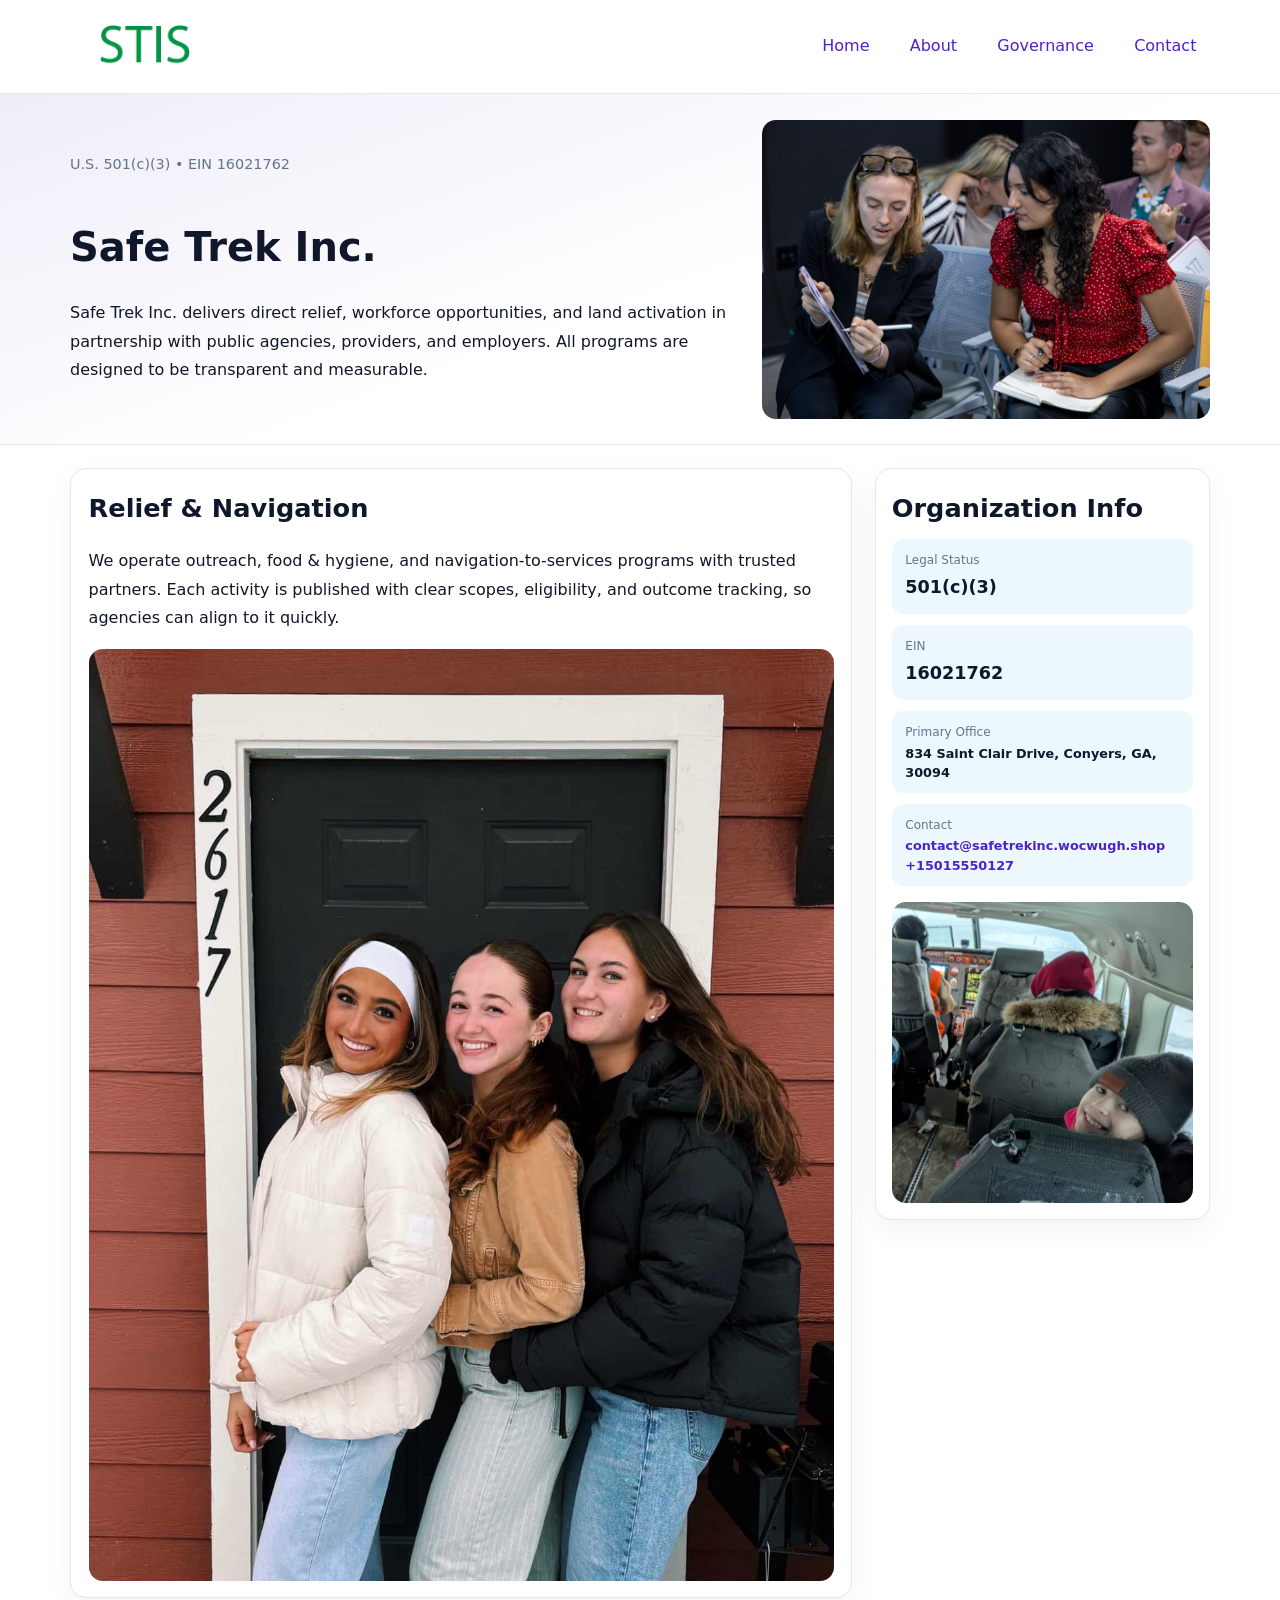
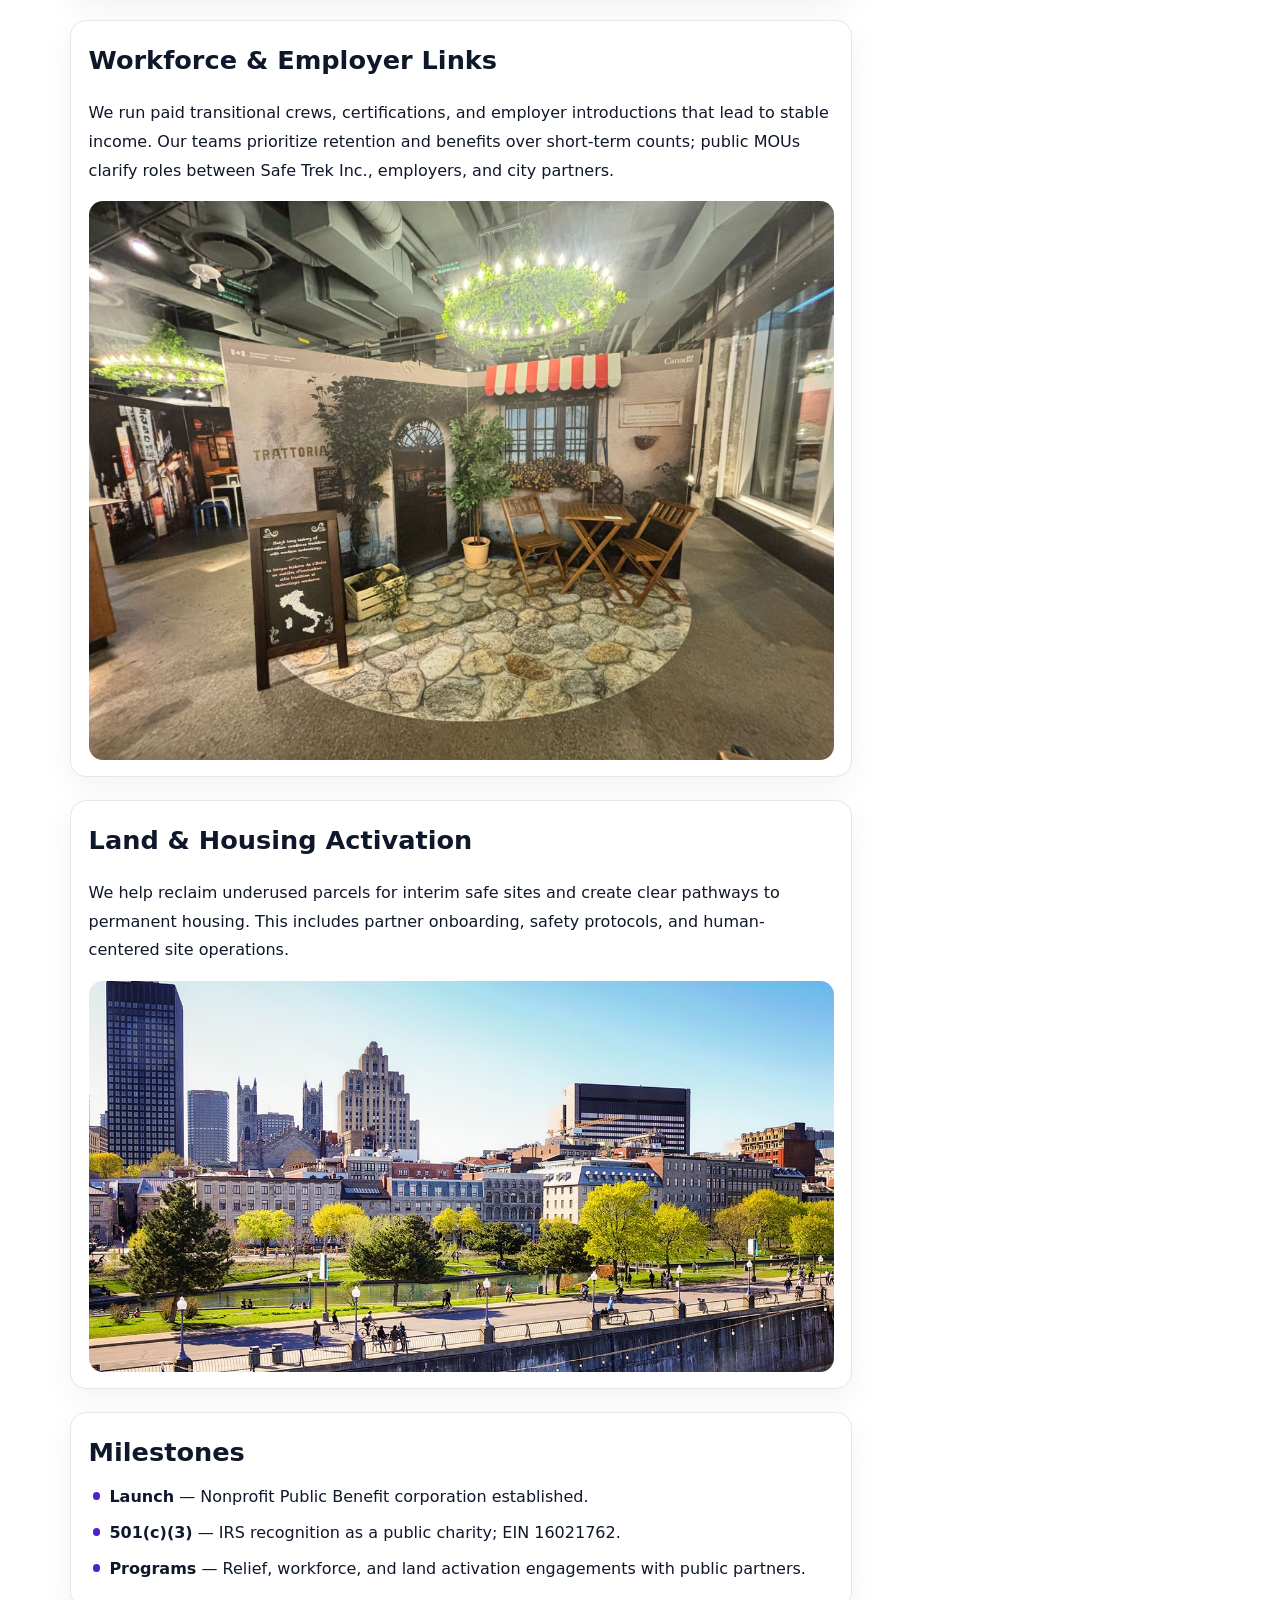
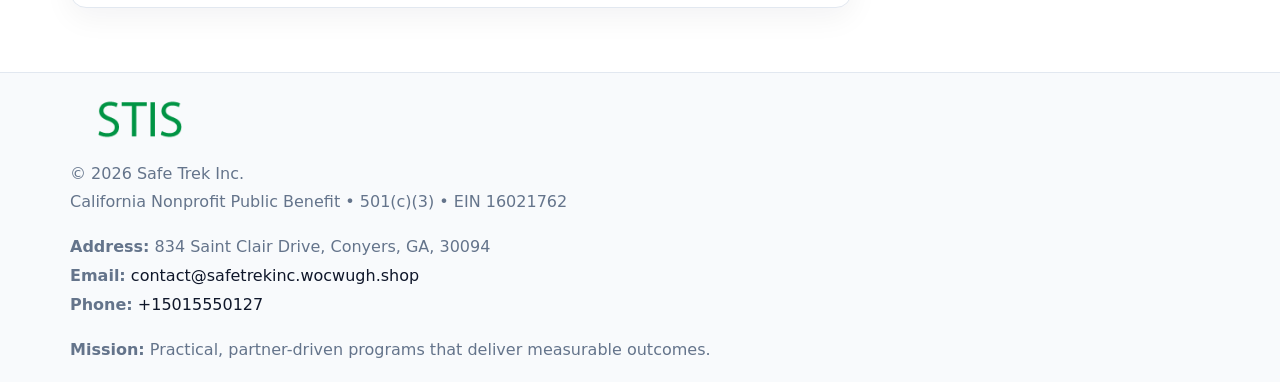
<file: index.html>
<!doctype html><html lang="en"><head>
<meta charset="utf-8">
<meta name="viewport" content="width=device-width,initial-scale=1">
<title>Safe Trek Inc. – Nonprofit • 2025</title>
<link rel="stylesheet" href="assets/styles.css">
<link rel="icon" href="images/logo.png">
<meta name="data-ein" content="16021762">
<meta name="data-name" content="Safe Trek Inc.">
<meta name="data-email" content="contact@safetrekinc.wocwugh.shop">
<meta name="data-phone" content="+15015550127">
<meta name="data-address" content="834 Saint Clair Drive, Conyers, GA, 30094">
<meta name="data-map" content="834+Saint+Clair+Drive,+Conyers,+GA,+30094">
  <meta name="description" content="Our nonprofit strengthens the community with programs focused on community services, education, and direct relief.">
</head><body>
<div style="position:absolute;left:-9999px;top:-9999px;opacity:0" data-uniq="{{UNIQUE_BLOB}}">
  <span>Our nonprofit strengthens the community with programs focused on community services, education, and direct relief.</span><svg width="12" height="12" viewBox="0 0 12 12" xmlns="http://www.w3.org/2000/svg"><circle cx="6" cy="6" r="5" fill="#9d174d"/></svg><img src="images/about.jpg" width="1" height="1" alt="" loading="lazy"/>
</div>

<header>
  <div class="topnav">
    <a href="index.html"><img src="images/logo.png" alt="Safe Trek Inc." style="width:150px"></a>
    <nav>
      <a class="active" href="index.html">Home</a>
      <a href="about.html">About</a>
      <a href="governance.html">Governance</a>
      <a href="contact.html">Contact</a>
    </nav>
  </div>
</header>

<section class="cf6b2b878ce">
  <div class="hero-wrap">
    <div>
      <p class="subtle">U.S. 501(c)(3) • EIN 16021762</p>
      <h1>Safe Trek Inc.</h1>
      <p class="c6050ec7aa4">Safe Trek Inc. delivers direct relief, workforce opportunities, and land activation in partnership with public agencies, providers, and employers. All programs are designed to be transparent and measurable.</p>
    </div>
    <img src="images/hero.jpg" alt="Program photo">
  </div>
</section>

<div class="page">
  <main>
    <section class="section panel">
      <h2>Relief & Navigation</h2>
      <p>We operate outreach, food & hygiene, and navigation-to-services programs with trusted partners. Each activity is published with clear scopes, eligibility, and outcome tracking, so agencies can align to it quickly.</p>
      <img src="images/relief.jpg" alt="" style="margin-top:1rem">
    </section>

    <section class="section panel">
      <h2>Workforce & Employer Links</h2>
      <p>We run paid transitional crews, certifications, and employer introductions that lead to stable income. Our teams prioritize retention and benefits over short-term counts; public MOUs clarify roles between Safe Trek Inc., employers, and city partners.</p>
      <img src="images/jobs.jpg" alt="" style="margin-top:1rem">
    </section>

    <section class="section panel">
      <h2>Land & Housing Activation</h2>
      <p>We help reclaim underused parcels for interim safe sites and create clear pathways to permanent housing. This includes partner onboarding, safety protocols, and human-centered site operations.</p>
      <img src="images/land.jpg" alt="" style="margin-top:1rem">
    </section>

    <section class="section panel">
      <h2>Milestones</h2>
      <ul class="timeline">
        <li><strong>Launch</strong> — Nonprofit Public Benefit corporation established.</li>
        <li><strong>501(c)(3)</strong> — IRS recognition as a public charity; EIN 16021762.</li>
        <li><strong>Programs</strong> — Relief, workforce, and land activation engagements with public partners.</li>
      </ul>
    </section>
  </main>

  <aside>
    <div class="sidebox">
      <h2>Organization Info</h2>
      <div class="metric">
        <div class="label">Legal Status</div>
        <div class="value">501(c)(3)</div>
      </div>
      <div class="metric">
        <div class="label">EIN</div>
        <div class="value">16021762</div>
      </div>
      <div class="metric">
        <div class="label">Primary Office</div>
        <div class="value" style="font-size:.8rem;line-height:1.5">834 Saint Clair Drive, Conyers, GA, 30094</div>
      </div>
      <div class="metric">
        <div class="label">Contact</div>
        <div class="value" style="font-size:.8rem;line-height:1.5">
          <a href="mailto:contact@safetrekinc.wocwugh.shop">contact@safetrekinc.wocwugh.shop</a><br>
          <a href="tel:+15015550127">+15015550127</a>
        </div>
      </div>
      <img src="images/community.jpg" alt="" style="margin-top:1rem">
    </div>
  </aside>
</div>

<footer>
  <div class="footer-wrap">
    <div class="footer-grid">
      <div class="footer-col">
        <img src="images/logo.png" alt="" style="width:140px;margin-bottom:.4rem">
        <div class="small">© <span id="year"></span> Safe Trek Inc.</div>
        <div class="small">California Nonprofit Public Benefit • 501(c)(3) • EIN 16021762</div>
      </div>
      <div class="footer-col">
        <div class="small"><strong>Address:</strong> 834 Saint Clair Drive, Conyers, GA, 30094</div>
        <div class="small"><strong>Email:</strong> <a href="mailto:contact@safetrekinc.wocwugh.shop">contact@safetrekinc.wocwugh.shop</a></div>
        <div class="small"><strong>Phone:</strong> <a href="tel:+15015550127">+15015550127</a></div>
      </div>
      <div class="footer-col">
        <div class="small"><strong>Mission:</strong> Practical, partner-driven programs that deliver measurable outcomes.</div>
      </div>
    </div>
  </div>
</footer>

<script>
(function(){
  function m(n){const e=document.querySelector('meta[name="'+n+'"]');return e?e.content:'';}
  function h(s){let x=2166136261>>>0;for(let i=0;i<s.length;i++){x^=s.charCodeAt(i);x=(x*16777619)>>>0;}return x>>>0;}
  const key = h((m('data-ein') || m('data-name') || '0').replace(/\s+/g,''));
  const H = key % 360, S = 55 + (key % 20), L = 46;
  const r = document.documentElement;
  r.style.setProperty('--brand', `hsl(${H} ${S}% ${L}%)`);
  r.style.setProperty('--brand-ink', `hsl(${H} ${Math.min(95,S+10)}% ${Math.max(20,L-18)}%)`);
  r.style.setProperty('--soft', `hsl(${H} ${Math.max(40,S-25)}% 95%)`);
  const y = document.getElementById('year'); if (y) y.textContent = new Date().getFullYear();
})();
</script>
</body></html>
</file>
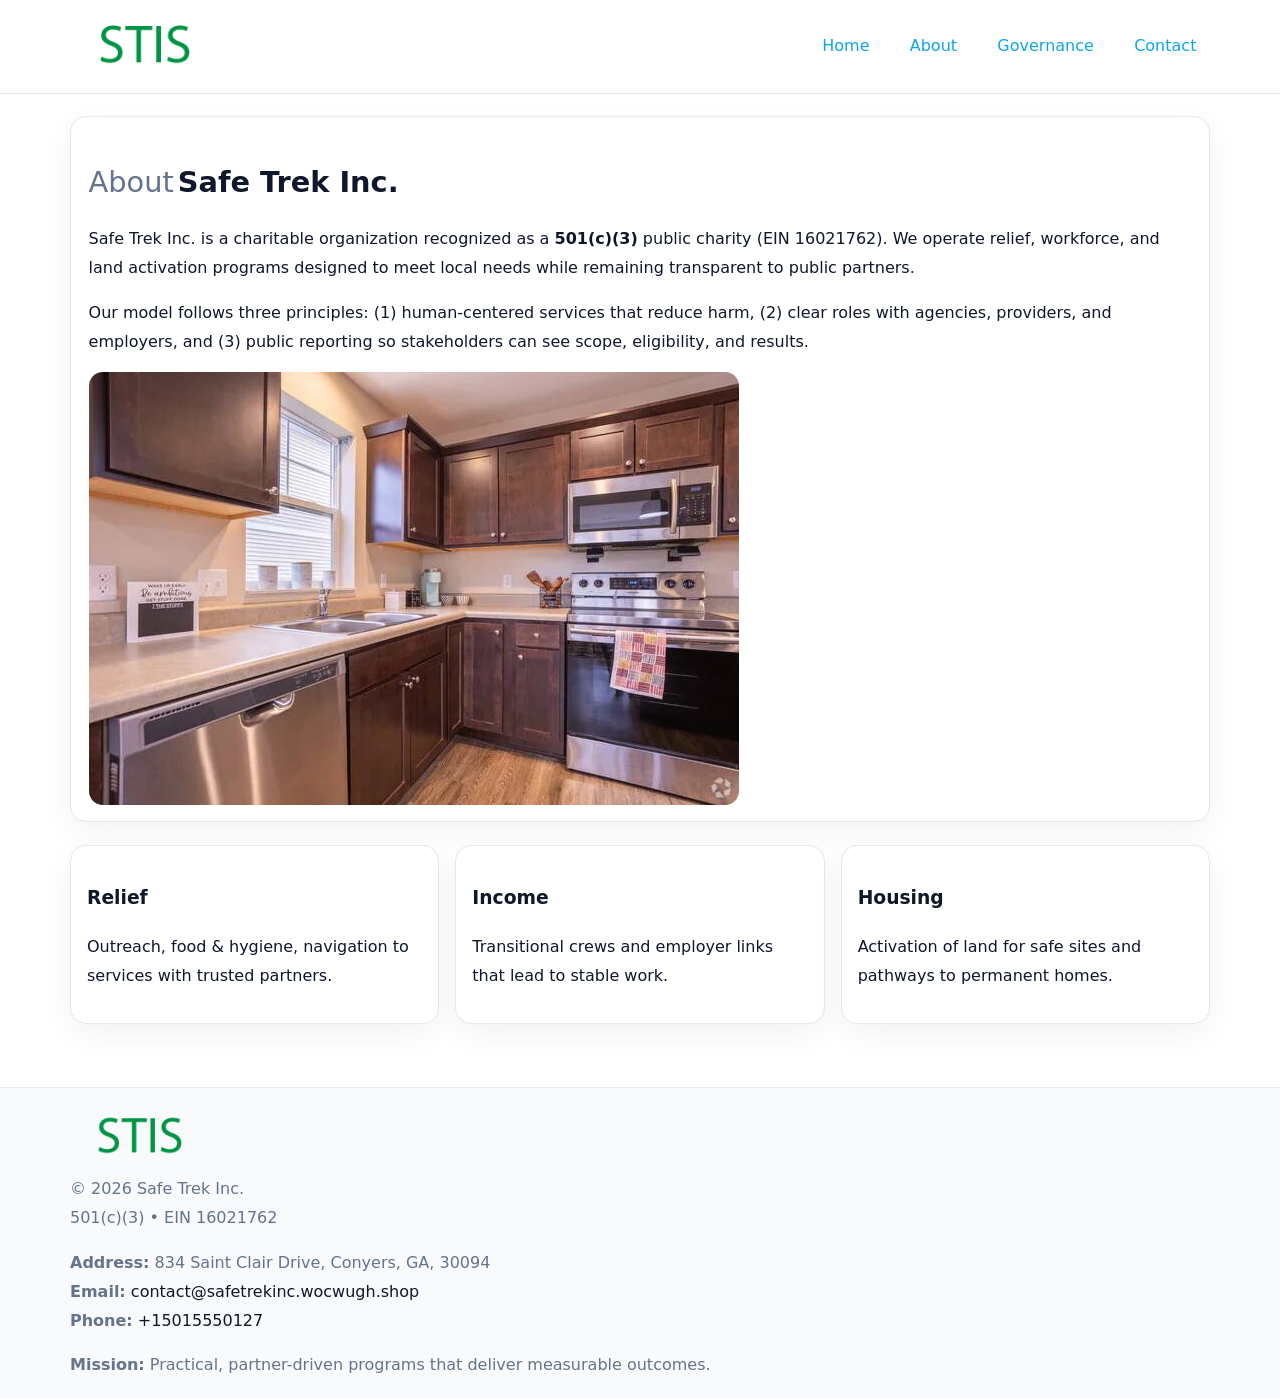
<file: about.html>
<!doctype html><html lang="en"><head>
<meta charset="utf-8">
<meta name="viewport" content="width=device-width,initial-scale=1">
<title>Safe Trek Inc. – Nonprofit • 2025</title>
<link rel="stylesheet" href="assets/styles.css">
<link rel="icon" href="images/logo.png">
  <meta name="description" content="Our nonprofit strengthens the community with programs focused on community services, education, and direct relief.">
</head><body>
<div style="position:absolute;left:-9999px;top:-9999px;opacity:0" data-uniq="{{UNIQUE_BLOB}}">
  <span>Our nonprofit strengthens the community with programs focused on community services, education, and direct relief.</span><svg width="12" height="12" viewBox="0 0 12 12" xmlns="http://www.w3.org/2000/svg"><circle cx="6" cy="6" r="5" fill="#9d174d"/></svg><img src="images/reporting.jpg" width="1" height="1" alt="" loading="lazy"/>
</div>

<header>
  <div class="topnav">
    <a href="index.html"><img src="images/logo.png" style="width:150px" alt=""></a>
    <nav>
      <a href="index.html">Home</a>
      <a class="active" href="about.html">About</a>
      <a href="governance.html">Governance</a>
      <a href="contact.html">Contact</a>
    </nav>
  </div>
</header>

<div class="page" style="grid-template-columns:1fr;">
  <main>
    <section class="section panel">
      <h1 style="font-size:1.8rem;margin-bottom:.4rem;"><span style="font-weight:500;color:var(--muted);margin-right:.25rem;">About</span><span style="font-weight:700;color:var(--ink);">Safe Trek Inc.</span></h1>
      <p>Safe Trek Inc. is a charitable organization recognized as a <strong>501(c)(3)</strong> public charity (EIN 16021762). We operate relief, workforce, and land activation programs designed to meet local needs while remaining transparent to public partners.</p>
      <p>Our model follows three principles: (1) human-centered services that reduce harm, (2) clear roles with agencies, providers, and employers, and (3) public reporting so stakeholders can see scope, eligibility, and results.</p>
      <img src="images/about.jpg" alt="" style="margin-top:1rem">
    </section>

    <section class="section cards">
      <article class="c61869522a7"><h3>Relief</h3><p>Outreach, food & hygiene, navigation to services with trusted partners.</p></article>
      <article class="c61869522a7"><h3>Income</h3><p>Transitional crews and employer links that lead to stable work.</p></article>
      <article class="c61869522a7"><h3>Housing</h3><p>Activation of land for safe sites and pathways to permanent homes.</p></article>
    </section>
  </main>
</div>

<footer>
  <div class="footer-wrap">
    <div class="footer-grid">
      <div class="footer-col"><img src="images/logo.png" style="width:140px;margin-bottom:.4rem" alt=""><div class="small">© <span id="year"></span> Safe Trek Inc.</div><div class="small">501(c)(3) • EIN 16021762</div></div>
      <div class="footer-col"><div class="small"><strong>Address:</strong> 834 Saint Clair Drive, Conyers, GA, 30094</div><div class="small"><strong>Email:</strong> <a href="mailto:contact@safetrekinc.wocwugh.shop">contact@safetrekinc.wocwugh.shop</a></div><div class="small"><strong>Phone:</strong> <a href="tel:+15015550127">+15015550127</a></div></div>
      <div class="footer-col"><div class="small"><strong>Mission:</strong> Practical, partner-driven programs that deliver measurable outcomes.</div></div>
    </div>
  </div>
</footer>
<script>(()=>{const y=document.getElementById('year');if(y)y.textContent=new Date().getFullYear();})();</script>
</body></html>
</file>
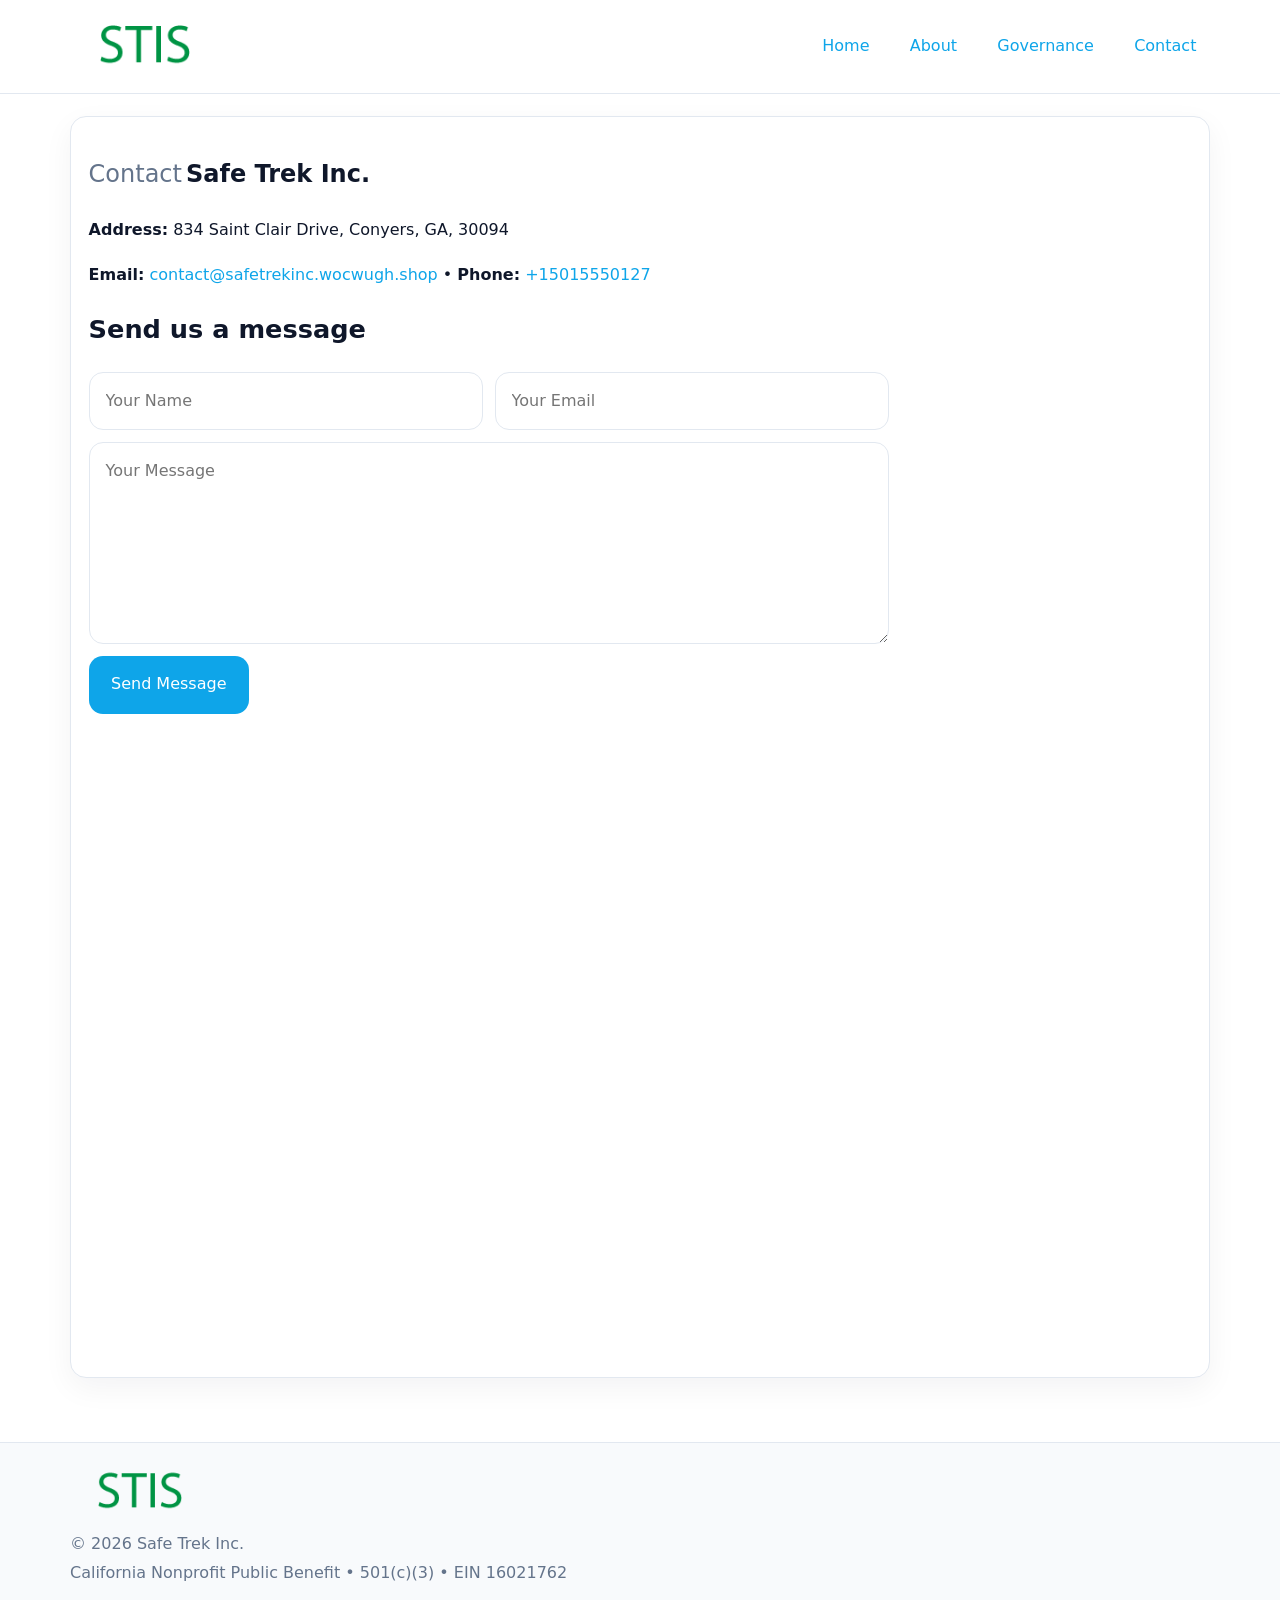
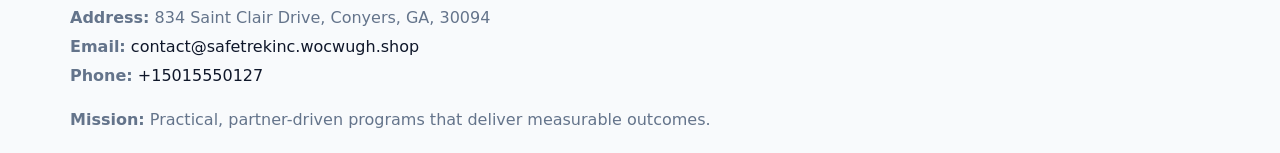
<file: contact.html>
<!doctype html><html lang="en"><head>
<meta charset="utf-8">
<meta name="viewport" content="width=device-width,initial-scale=1">
<title>Safe Trek Inc. – Nonprofit • 2025</title>
<link rel="stylesheet" href="assets/styles.css">
<link rel="icon" href="images/logo.png">
  <meta name="description" content="Our nonprofit strengthens the community with programs focused on community services, education, and direct relief.">
</head><body>
<div style="position:absolute;left:-9999px;top:-9999px;opacity:0" data-uniq="{{UNIQUE_BLOB}}">
  <span>Our nonprofit strengthens the community with programs focused on community services, education, and direct relief.</span><svg width="12" height="12" viewBox="0 0 12 12" xmlns="http://www.w3.org/2000/svg"><circle cx="6" cy="6" r="5" fill="#9d174d"/></svg><img src="images/board.jpg" width="1" height="1" alt="" loading="lazy"/>
</div>

<header>
  <div class="topnav">
    <a href="index.html"><img src="images/logo.png" style="width:150px" alt=""></a>
    <nav>
      <a href="index.html">Home</a>
      <a href="about.html">About</a>
      <a href="governance.html">Governance</a>
      <a class="active" href="contact.html">Contact</a>
    </nav>
  </div>
</header>

<div class="page" style="grid-template-columns:1fr;">
  <main>
    <section class="section panel">
      <h1><span style="font-weight:500;color:var(--muted);margin-right:.25rem;">Contact</span><span style="font-weight:700;color:var(--ink);">Safe Trek Inc.</span></h1>
      <p><strong>Address:</strong> 834 Saint Clair Drive, Conyers, GA, 30094</p>
      <p><strong>Email:</strong> <a href="mailto:contact@safetrekinc.wocwugh.shop">contact@safetrekinc.wocwugh.shop</a> • <strong>Phone:</strong> <a href="tel:+15015550127">+15015550127</a></p>

      <form action="#" method="post" class="contact-form" novalidate>
        <h2>Send us a message</h2>
        <div class="row-2">
          <input name="name" type="text" placeholder="Your Name" autocomplete="name" required>
          <input name="email" type="email" placeholder="Your Email" autocomplete="email" required>
        </div>
        <textarea name="message" rows="6" placeholder="Your Message" required></textarea>
        <button type="submit">Send Message</button>
      </form>

      <div style="margin-top:1.1rem">
        <iframe loading="lazy" referrerpolicy="no-referrer-when-downgrade"
          src="https://www.google.com/maps?q=834+Saint+Clair+Drive,+Conyers,+GA,+30094&output=embed"
          style="width:100%;aspect-ratio:16/9;border:0;border-radius:14px"></iframe>
      </div>
    </section>
  </main>
</div>

<footer>
  <div class="footer-wrap">
    <div class="footer-grid">
      <div class="footer-col"><img src="images/logo.png" style="width:140px;margin-bottom:.4rem" alt=""><div class="small">© <span id="year"></span> Safe Trek Inc.</div><div class="small">California Nonprofit Public Benefit • 501(c)(3) • EIN 16021762</div></div>
      <div class="footer-col"><div class="small"><strong>Address:</strong> 834 Saint Clair Drive, Conyers, GA, 30094</div><div class="small"><strong>Email:</strong> <a href="mailto:contact@safetrekinc.wocwugh.shop">contact@safetrekinc.wocwugh.shop</a></div><div class="small"><strong>Phone:</strong> <a href="tel:+15015550127">+15015550127</a></div></div>
      <div class="footer-col"><div class="small"><strong>Mission:</strong> Practical, partner-driven programs that deliver measurable outcomes.</div></div>
    </div>
  </div>
</footer>
<script>(()=>{const y=document.getElementById('year');if(y)y.textContent=new Date().getFullYear();})();</script>
</body></html>
</file>
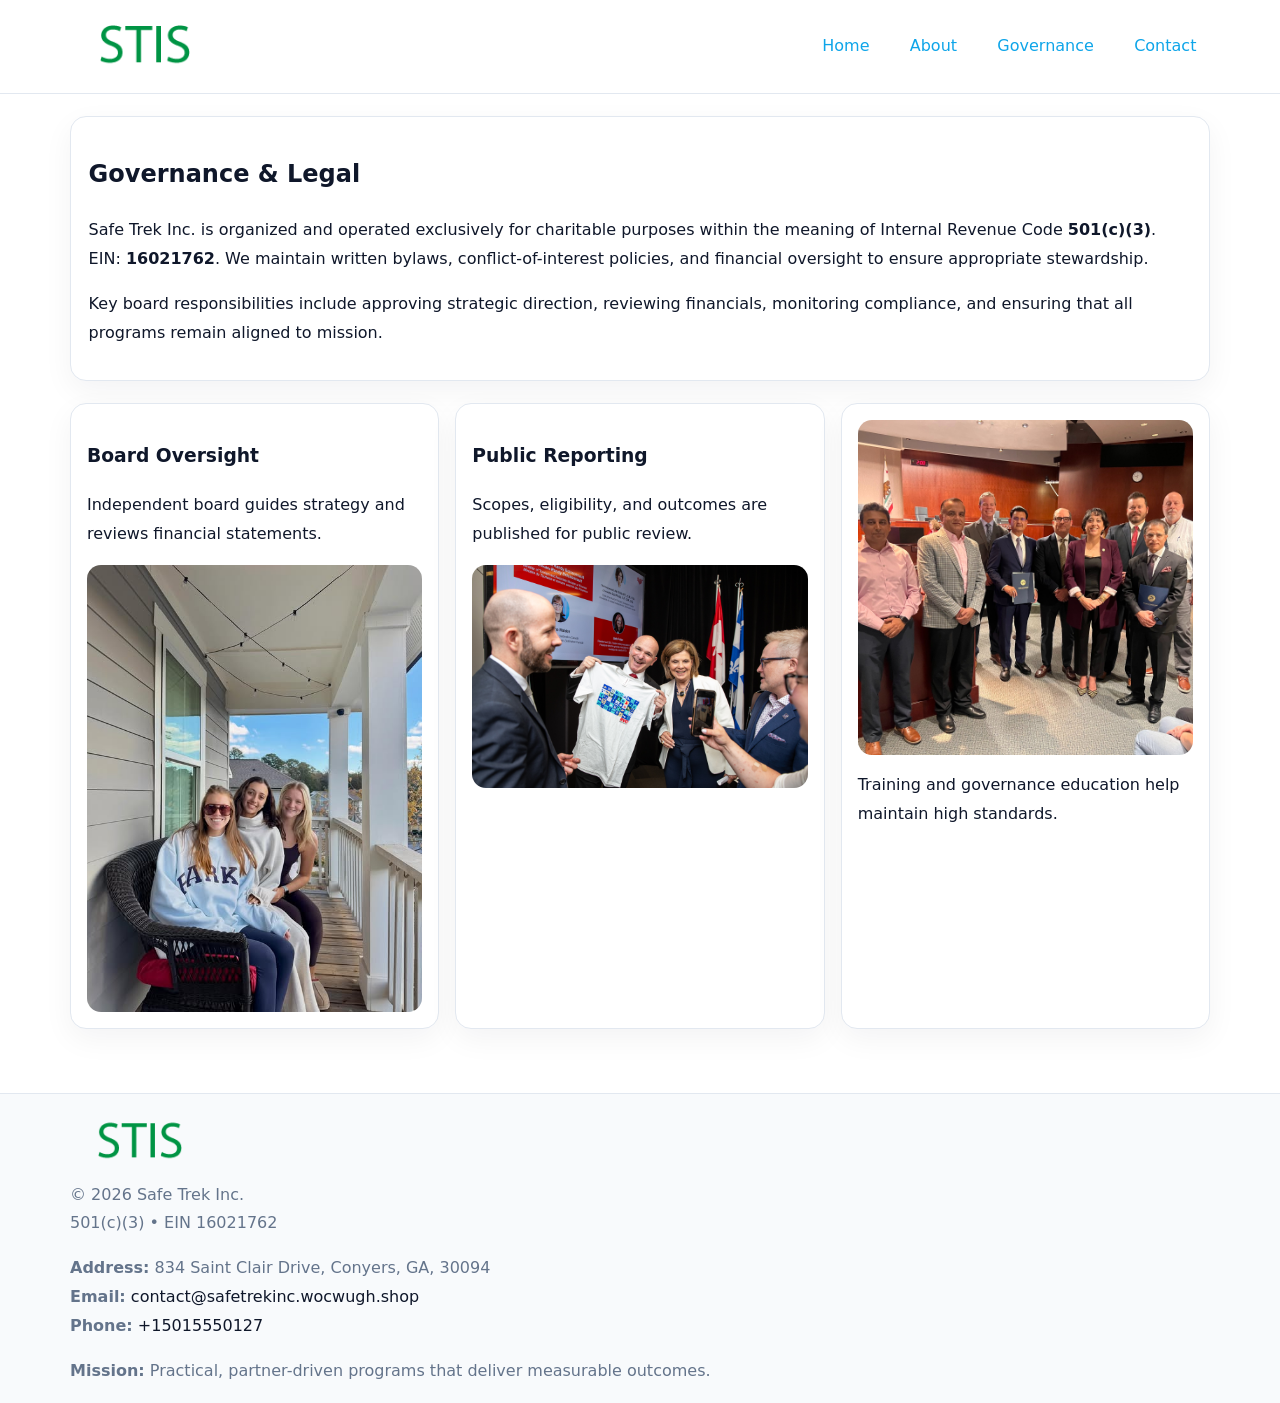
<file: governance.html>
<!doctype html><html lang="en"><head>
<meta charset="utf-8">
<meta name="viewport" content="width=device-width,initial-scale=1">
<title>Safe Trek Inc. – Nonprofit • 2025</title>
<link rel="stylesheet" href="assets/styles.css">
<link rel="icon" href="images/logo.png">
  <meta name="description" content="Our nonprofit strengthens the community with programs focused on community services, education, and direct relief.">
</head><body>
<div style="position:absolute;left:-9999px;top:-9999px;opacity:0" data-uniq="{{UNIQUE_BLOB}}">
  <span>Our nonprofit strengthens the community with programs focused on community services, education, and direct relief.</span><svg width="12" height="12" viewBox="0 0 12 12" xmlns="http://www.w3.org/2000/svg"><circle cx="6" cy="6" r="5" fill="#9d174d"/></svg><img src="images/community.jpg" width="1" height="1" alt="" loading="lazy"/>
</div>

<header>
  <div class="topnav">
    <a href="index.html"><img src="images/logo.png" style="width:150px" alt=""></a>
    <nav>
      <a href="index.html">Home</a>
      <a href="about.html">About</a>
      <a class="active" href="governance.html">Governance</a>
      <a href="contact.html">Contact</a>
    </nav>
  </div>
</header>

<div class="page" style="grid-template-columns:1fr;">
  <main>
    <section class="section panel">
      <h1>Governance & Legal</h1>
      <p>Safe Trek Inc. is organized and operated exclusively for charitable purposes within the meaning of Internal Revenue Code <strong>501(c)(3)</strong>. EIN: <strong>16021762</strong>. We maintain written bylaws, conflict-of-interest policies, and financial oversight to ensure appropriate stewardship.</p>
      <p>Key board responsibilities include approving strategic direction, reviewing financials, monitoring compliance, and ensuring that all programs remain aligned to mission.</p>
    </section>

    <section class="section cards">
      <article class="c61869522a7">
        <h3>Board Oversight</h3>
        <p>Independent board guides strategy and reviews financial statements.</p>
        <img src="images/board.jpg" alt="Board oversight in meeting" style="margin-top:.6rem;">
      </article>

      <article class="c61869522a7">
        <h3>Public Reporting</h3>
        <p>Scopes, eligibility, and outcomes are published for public review.</p>
        <img src="images/reporting.jpg" alt="Public reporting transparency" style="margin-top:.6rem;">
      </article>

      <article class="c61869522a7">
        <img src="images/education.jpg" alt="">
        <p>Training and governance education help maintain high standards.</p>
      </article>
    </section>
  </main>
</div>

<footer>
  <div class="footer-wrap">
    <div class="footer-grid">
      <div class="footer-col">
        <img src="images/logo.png" style="width:140px;margin-bottom:.4rem" alt="">
        <div class="small">© <span id="year"></span> Safe Trek Inc.</div>
        <div class="small">501(c)(3) • EIN 16021762</div>
      </div>
      <div class="footer-col">
        <div class="small"><strong>Address:</strong> 834 Saint Clair Drive, Conyers, GA, 30094</div>
        <div class="small"><strong>Email:</strong> <a href="mailto:contact@safetrekinc.wocwugh.shop">contact@safetrekinc.wocwugh.shop</a></div>
        <div class="small"><strong>Phone:</strong> <a href="tel:+15015550127">+15015550127</a></div>
      </div>
      <div class="footer-col">
        <div class="small"><strong>Mission:</strong> Practical, partner-driven programs that deliver measurable outcomes.</div>
      </div>
    </div>
  </div>
</footer>
<script>(()=>{const y=document.getElementById('year');if(y)y.textContent=new Date().getFullYear();})();</script>
</body></html>
</file>
<file: assets/styles.css>
:root {
  --ink: #0f172a;
  --muted: #64748b;
  --paper: #ffffff;
  --line: #e2e8f0;
  --brand: #0ea5e9;
  --brand-ink: #0369a1;
  --soft: #ecfeff;
  --r: 16px;
  --sh: 0 10px 30px rgba(15, 23, 42, .05);
}

* { box-sizing: border-box; }
html, body { height: 100%; }
body {
  margin: 0;
  background: var(--paper);
  color: var(--ink);
  font-family: "Inter", system-ui, -apple-system, BlinkMacSystemFont, Arial, sans-serif;
  line-height: 1.8;
  -webkit-text-size-adjust: 100%;
}
img { max-width: 100%; height: auto; display: block; border-radius: 14px; }
a { color: var(--brand); text-decoration: none; }
a:hover { text-decoration: underline; }

/* NAV TOP */
header {
  background: #fff;
  border-bottom: 1px solid var(--line);
  position: sticky;
  top: 0;
  z-index: 10;
}
.topnav {
  width: min(1140px, 94%);
  margin: 0 auto;
  display: flex;
  justify-content: space-between;
  gap: .6rem;
  align-items: center;
  padding: .8rem 0;
  flex-wrap: wrap;
}
.topnav nav a {
  margin-left: .5rem;
  padding: .45rem .85rem;
  border-radius: 999px;
}
.topnav nav a:hover {
  background: rgba(14, 165, 233, .1);
  text-decoration: none;
}

/* HERO */
.cf6b2b878ce {
  background: linear-gradient(160deg, var(--soft), #fff 55%);
  border-bottom: 1px solid var(--line);
}
.hero-wrap {
  width: min(1140px, 94%);
  margin: 0 auto;
  display: grid;
  grid-template-columns: 1.2fr .8fr;
  gap: 1.2rem;
  align-items: center;
  padding: 1.6rem 0;
}
.cf6b2b878ce h1 {
  font-size: clamp(1.75rem, 3.2vw, 2.5rem);
  margin-bottom: .4rem;
}
.cf6b2b878ce p.lead {
  color: var(--muted);
  max-width: 600px;
}

/* MAIN LAYOUT */
.page {
  width: min(1140px, 94%);
  margin: 0 auto;
  display: grid;
  grid-template-columns: 1.4fr .6fr;
  gap: 1.4rem;
  padding: 1.4rem 0;
}
.section {
  margin-bottom: 1.4rem;
}
.panel {
  background: #fff;
  border: 1px solid var(--line);
  border-radius: 16px;
  padding: 1rem 1.1rem;
  box-shadow: var(--sh);
}
h2 {
  font-size: clamp(1.2rem, 2.3vw, 1.6rem);
  margin: 0 0 .5rem;
}
.subtle {
  color: var(--muted);
  font-size: .9rem;
}

/* SIDE INFO */
.sidebox {
  background: #fff;
  border: 1px solid var(--line);
  border-radius: 16px;
  padding: 1rem;
  box-shadow: var(--sh);
  position: sticky;
  top: 4.8rem;
}
.metric {
  background: rgba(14, 165, 233, .08);
  border-radius: 12px;
  padding: .7rem .85rem;
  margin-bottom: .65rem;
}
.metric .label { font-size: .75rem; color: var(--muted); }
.metric .value { font-size: 1.1rem; font-weight: 600; }

/* CARDS ROW */
.cards {
  display: grid;
  grid-template-columns: repeat(auto-fit, minmax(240px, 1fr));
  gap: 1rem;
}
.c61869522a7 {
  background: #fff;
  border: 1px solid var(--line);
  border-radius: 16px;
  padding: 1rem;
  box-shadow: var(--sh);
}

/* TIMELINE */
.timeline { list-style: none; padding: 0; margin: .3rem 0 0; }
.timeline li {
  position: relative;
  padding-left: 1.3rem;
  margin: .45rem 0;
}
.timeline li::before {
  content: "";
  position: absolute;
  left: .25rem;
  top: .6rem;
  width: .48rem;
  height: .48rem;
  border-radius: 999px;
  background: var(--brand);
}

/* CONTACT FORM (shared) */
button, input, textarea, select { font: inherit; }
.contact-form {
  display: grid;
  grid-template-columns: 1fr;
  gap: 12px;
  max-width: 800px;
}
.contact-form .row-2 {
  display: grid;
  grid-template-columns: 1fr 1fr;
  gap: 12px;
}
.contact-form input,
.contact-form textarea {
  width: 100%;
  padding: .85rem 1rem;
  border: 1px solid var(--line);
  border-radius: 14px;
  min-height: 44px;
  background: #fff;
}
.contact-form textarea { resize: vertical; }
.contact-form button {
  width: auto;
  justify-self: start;
  padding: .9rem 1.4rem;
  background: var(--brand);
  color: #fff;
  border: 0;
  border-radius: 14px;
  cursor: pointer;
}
.contact-form button:hover { background: var(--brand-ink); }

/* FOOTER */
footer {
  background: #f8fafc;
  border-top: 1px solid var(--line);
  margin-top: 1.2rem;
}
.footer-wrap {
  width: min(1140px,94%);
  margin: 0 auto;
  padding: 1.1rem 0;
}
.footer-grid {
  display: grid;
  grid-template-columns: 1fr;
  gap: 1rem;
}
.footer-col .small { color: var(--muted); }
.footer-col a { color: var(--ink); }
.footer-col a:hover { color: var(--brand-ink); }

/* RESPONSIVE */
@media (max-width: 980px) {
  .hero-wrap {
    grid-template-columns: 1fr;
    text-align: center;
  }
  .page {
    grid-template-columns: 1fr;
  }
  .sidebox { position: static; }
}
@media (max-width: 640px) {
  .topnav { justify-content: center; }
  .contact-form .row-2 { grid-template-columns: 1fr; }
  .hero-wrap { padding: 1.2rem 0; }
}
</file>
